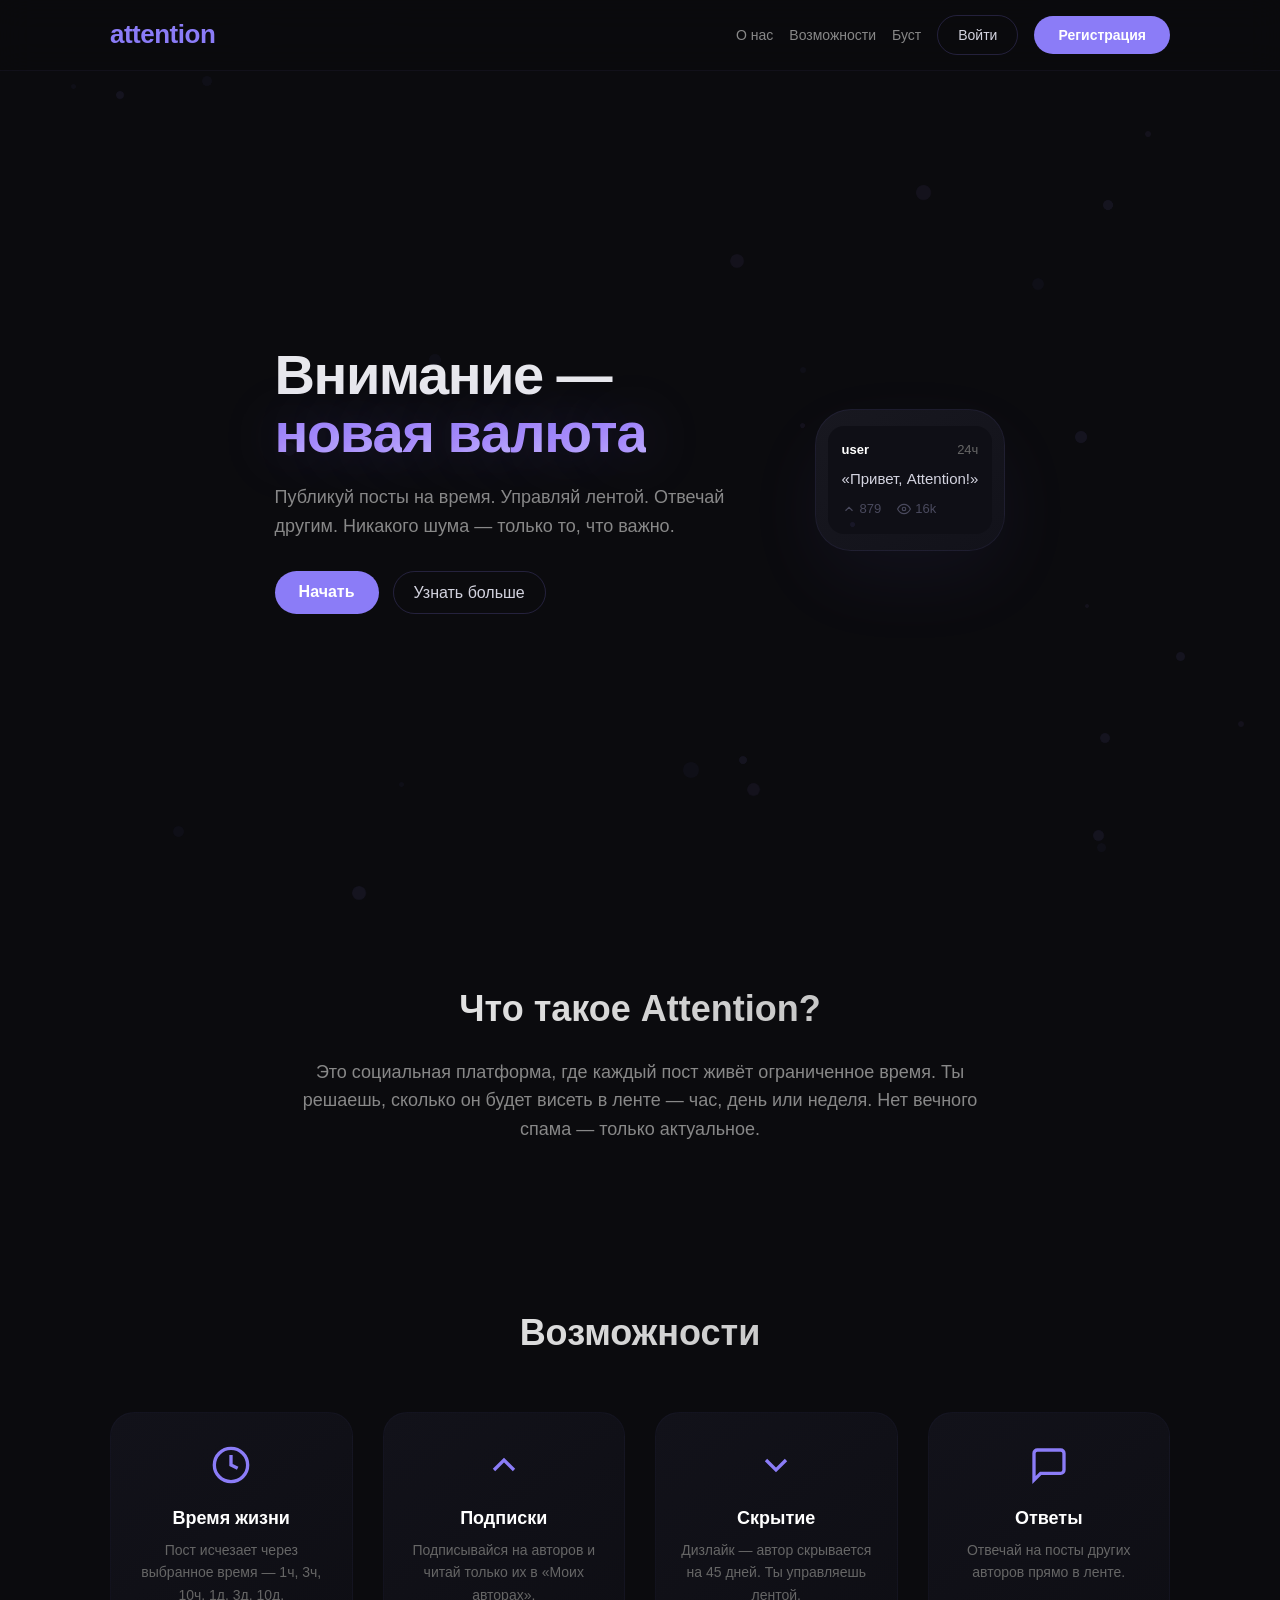
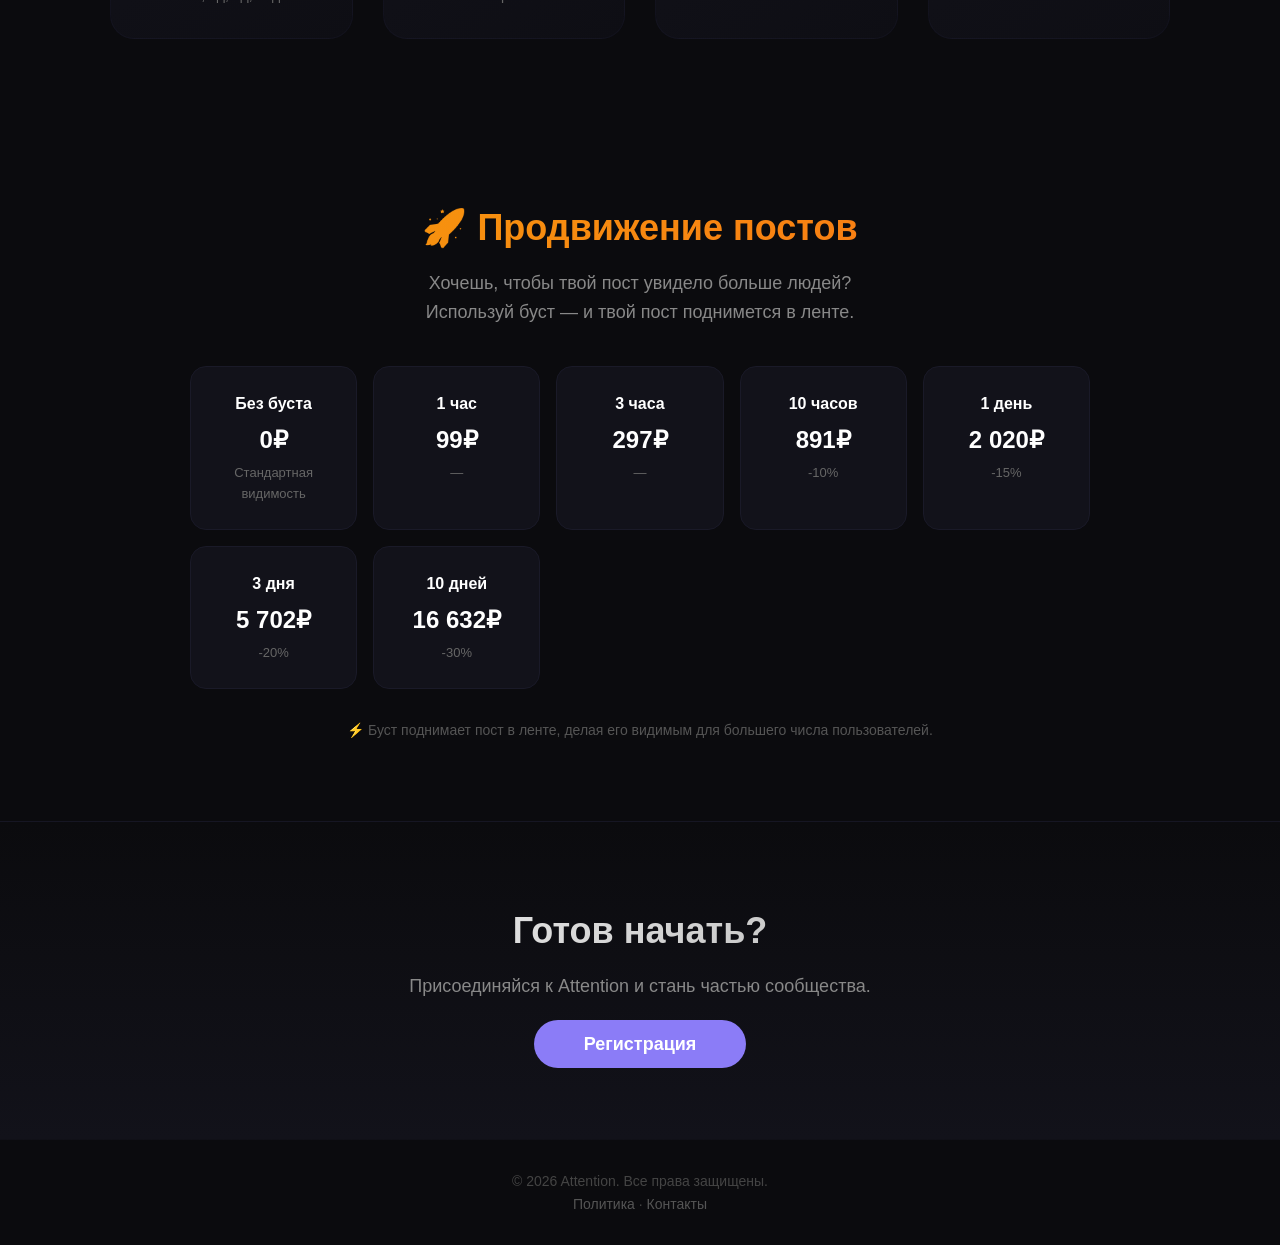
<file: index.html>
<!DOCTYPE html>
<html lang="ru">
<head>
  <meta charset="UTF-8" />
  <meta name="viewport" content="width=device-width, initial-scale=1.0"/>
  <title>Attention — новая валюта</title>
  <link rel="stylesheet" href="leading.css" />
</head>
<body>

  <header>
    <div class="container header-flex">
      <div class="logo">attention</div>
      <nav>
        <a href="#about">О нас</a>
        <a href="#features">Возможности</a>
        <a href="#boost">Буст</a>
        <a href="#cta" class="btn-outline">Войти</a>
        <a href="#cta" class="btn-primary">Регистрация</a>
      </nav>
    </div>
  </header>

  <section class="hero">
    <div class="container hero-flex">
      <div class="hero-text">
        <h1>Внимание —<br /><span>новая валюта</span></h1>
        <p>Публикуй посты на время. Управляй лентой. Отвечай другим. Никакого шума — только то, что важно.</p>
        <div class="hero-buttons">
          <a href="index.html" class="btn-primary">Начать</a>
          <a href="#features" class="btn-outline">Узнать больше</a>
        </div>
      </div>
      <div class="hero-visual">
        <div class="phone-mockup">
          <div class="mockup-post">
            <div class="mockup-header">
              <span class="mockup-name">user</span>
              <span class="mockup-time">24ч</span>
            </div>
            <div class="mockup-text">«Привет, Attention!»</div>
            <div class="mockup-stats">
              <span class="stat-item">
                <svg width="16" height="16" viewBox="0 0 24 24" fill="none" stroke="currentColor" stroke-width="2"><polyline points="18 15 12 9 6 15" /></svg>
                879
              </span>
              <span class="stat-item">
                <svg width="16" height="16" viewBox="0 0 24 24" fill="none" stroke="currentColor" stroke-width="2"><path d="M1 12s4-8 11-8 11 8 11 8-4 8-11 8-11-8-11-8z" /><circle cx="12" cy="12" r="3" /></svg>
                16k
              </span>
            </div>
          </div>
        </div>
      </div>
    </div>
  </section>

  <section id="about" class="about">
    <div class="container">
      <h2>Что такое Attention?</h2>
      <p>Это социальная платформа, где каждый пост живёт ограниченное время. Ты решаешь, сколько он будет висеть в ленте — час, день или неделя. Нет вечного спама — только актуальное.</p>
    </div>
  </section>

  <section id="features" class="features">
    <div class="container">
      <h2>Возможности</h2>
      <div class="feature-grid">
        <div class="feature-card">
          <div class="feature-icon"><svg width="40" height="40" viewBox="0 0 24 24" fill="none" stroke="currentColor" stroke-width="2"><circle cx="12" cy="12" r="10" /><polyline points="12 6 12 12 16 14" /></svg></div>
          <h3>Время жизни</h3>
          <p>Пост исчезает через выбранное время — 1ч, 3ч, 10ч, 1д, 3д, 10д.</p>
        </div>
        <div class="feature-card">
          <div class="feature-icon"><svg width="40" height="40" viewBox="0 0 24 24" fill="none" stroke="currentColor" stroke-width="2"><polyline points="18 15 12 9 6 15" /></svg></div>
          <h3>Подписки</h3>
          <p>Подписывайся на авторов и читай только их в «Моих авторах».</p>
        </div>
        <div class="feature-card">
          <div class="feature-icon"><svg width="40" height="40" viewBox="0 0 24 24" fill="none" stroke="currentColor" stroke-width="2"><polyline points="6 9 12 15 18 9" /></svg></div>
          <h3>Скрытие</h3>
          <p>Дизлайк — автор скрывается на 45 дней. Ты управляешь лентой.</p>
        </div>
        <div class="feature-card">
          <div class="feature-icon"><svg width="40" height="40" viewBox="0 0 24 24" fill="none" stroke="currentColor" stroke-width="2"><path d="M21 15a2 2 0 0 1-2 2H7l-4 4V5a2 2 0 0 1 2-2h14a2 2 0 0 1 2 2z" /></svg></div>
          <h3>Ответы</h3>
          <p>Отвечай на посты других авторов прямо в ленте.</p>
        </div>
      </div>
    </div>
  </section>

  <section id="boost" class="boost">
    <div class="container">
      <h2>🚀 Продвижение постов</h2>
      <p class="boost-subtitle">Хочешь, чтобы твой пост увидело больше людей?<br>Используй буст — и твой пост поднимется в ленте.</p>

      <div class="boost-plans">
        <div class="boost-plan"><div class="boost-plan-header">Без буста</div><div class="boost-plan-price">0₽</div><div class="boost-plan-desc">Стандартная видимость</div></div>
        <div class="boost-plan"><div class="boost-plan-header">1 час</div><div class="boost-plan-price">99₽</div><div class="boost-plan-desc">—</div></div>
        <div class="boost-plan"><div class="boost-plan-header">3 часа</div><div class="boost-plan-price">297₽</div><div class="boost-plan-desc">—</div></div>
        <div class="boost-plan popular"><div class="boost-plan-header">10 часов</div><div class="boost-plan-price">891₽</div><div class="boost-plan-desc">-10%</div></div>
        <div class="boost-plan"><div class="boost-plan-header">1 день</div><div class="boost-plan-price">2 020₽</div><div class="boost-plan-desc">-15%</div></div>
        <div class="boost-plan"><div class="boost-plan-header">3 дня</div><div class="boost-plan-price">5 702₽</div><div class="boost-plan-desc">-20%</div></div>
        <div class="boost-plan"><div class="boost-plan-header">10 дней</div><div class="boost-plan-price">16 632₽</div><div class="boost-plan-desc">-30%</div></div>
      </div>

      <p class="boost-note">⚡ Буст поднимает пост в ленте, делая его видимым для большего числа пользователей.</p>
    </div>
  </section>

  <section id="cta" class="cta">
    <div class="container">
      <h2>Готов начать?</h2>
      <p>Присоединяйся к Attention и стань частью сообщества.</p>
      <a href="index.html" class="btn-primary">Регистрация</a>
    </div>
  </section>

  <footer>
    <div class="container">
      <p>&copy; 2026 Attention. Все права защищены.</p>
      <p><a href="#">Политика</a> · <a href="#">Контакты</a></p>
    </div>
  </footer>

</body>
<script>
document.addEventListener('DOMContentLoaded', function() {

   
  const heroSpan = document.querySelector('.hero-text h1 span');
  if (heroSpan) {
    const originalText = heroSpan.textContent;
    heroSpan.textContent = '';
    
    let charIndex = 0;
    
    function typeText() {
      if (charIndex < originalText.length) {
        const char = originalText.charAt(charIndex);
        const span = document.createElement('span');
        
        
        if (char === ' ') {
          span.textContent = ' ';
          span.style.display = 'inline';
          span.style.opacity = '1';
          heroSpan.appendChild(span);
          charIndex++;
          setTimeout(typeText, 40);
          return;
        }
        
        span.textContent = char;
        span.style.display = 'inline-block';
        span.style.opacity = '0';
        span.style.transform = 'translateY(12px) scale(0.8)';
        span.style.transition = 'all 0.15s cubic-bezier(0.34, 1.56, 0.64, 1)';
        heroSpan.appendChild(span);
        
        requestAnimationFrame(() => {
          span.style.opacity = '1';
          span.style.transform = 'translateY(0) scale(1)';
        });
        
        charIndex++;
        setTimeout(typeText, 50 + Math.random() * 40);
      } else {
        heroSpan.style.transition = 'text-shadow 0.8s ease';
        heroSpan.style.textShadow = '0 0 60px rgba(139, 124, 247, 0.3), 0 0 120px rgba(139, 124, 247, 0.08)';
      }
    }
    
    setTimeout(typeText, 400);
  }


  const blocks = document.querySelectorAll('.feature-card, .about, .cta, .boost');

  function checkVisibility() {
    blocks.forEach(block => {
      const rect = block.getBoundingClientRect();
      if (rect.top < window.innerHeight - 60) {
        block.classList.add('show');
      }
    });
  }

  checkVisibility();
  window.addEventListener('scroll', checkVisibility);

 
  document.querySelectorAll('nav a, .hero-buttons a').forEach(link => {
    link.addEventListener('click', function(e) {
      const targetId = this.getAttribute('href');
      if (targetId && targetId.startsWith('#')) {
        e.preventDefault();
        const target = document.querySelector(targetId);
        if (target) {
          target.scrollIntoView({ behavior: 'smooth' });
        }
      }
    });
  });

 
  const particlesContainer = document.createElement('div');
  particlesContainer.style.cssText = `
    position: fixed;
    top: 0;
    left: 0;
    width: 100%;
    height: 100%;
    pointer-events: none;
    z-index: 0;
    overflow: hidden;
  `;
  document.body.prepend(particlesContainer);

  const colors = ['rgba(139, 124, 247, 0.08)', 'rgba(167, 139, 250, 0.06)', 'rgba(139, 124, 247, 0.04)'];
  
  for (let i = 0; i < 30; i++) {
    const circle = document.createElement('div');
    const size = 4 + Math.random() * 12;
    const x = Math.random() * 100;
    const y = Math.random() * 100;
    const duration = 15 + Math.random() * 30;
    const delay = Math.random() * 20;
    const color = colors[Math.floor(Math.random() * colors.length)];
    
    circle.style.cssText = `
      position: absolute;
      left: ${x}%;
      top: ${y}%;
      width: ${size}px;
      height: ${size}px;
      background: ${color};
      border-radius: 50%;
      animation: floatCircle_${i} ${duration}s ease-in-out ${delay}s infinite alternate;
      will-change: transform, opacity;
    `;
    
    particlesContainer.appendChild(circle);
    
    const moveX = (Math.random() - 0.5) * 150;
    const moveY = (Math.random() - 0.5) * 150;
    const scale = 1 + Math.random() * 1.5;
    
    const styleSheet = document.createElement('style');
    styleSheet.textContent = `
      @keyframes floatCircle_${i} {
        0% { transform: translate(0, 0) scale(1); opacity: 0.2; }
        100% { transform: translate(${moveX}px, ${moveY}px) scale(${scale}); opacity: 0.7; }
      }
    `;
    document.head.appendChild(styleSheet);
  }

});
</script>

</html>
</file>
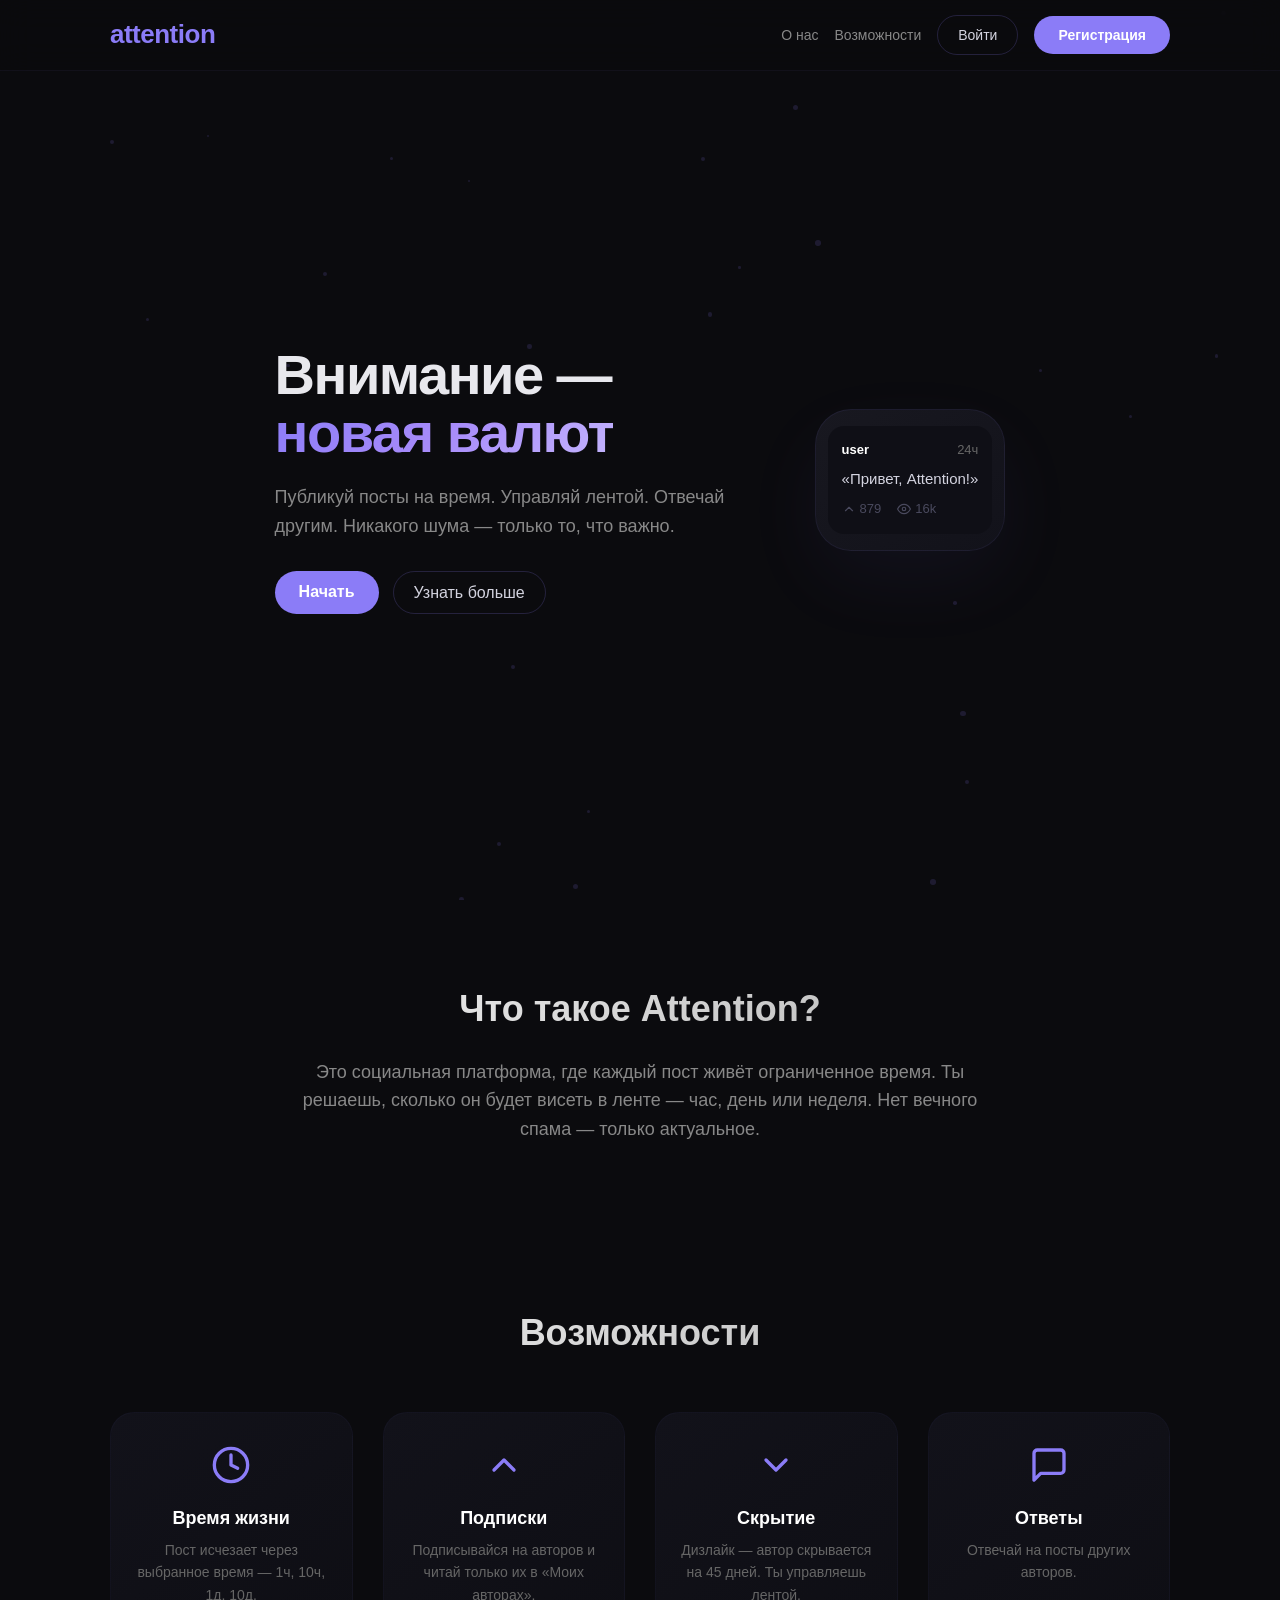
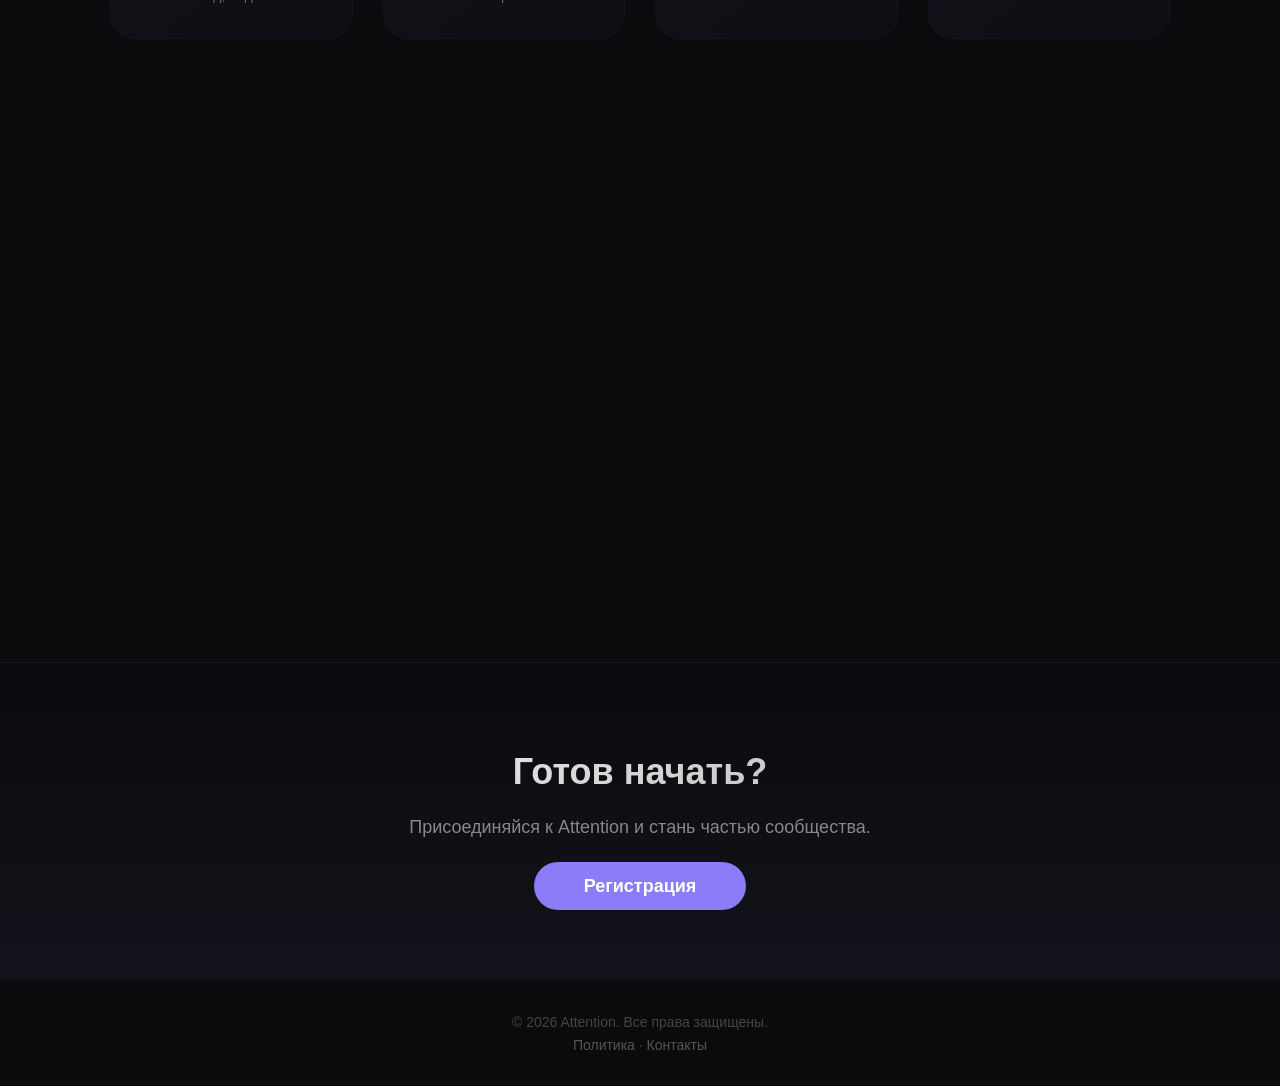
<file: leading.html>
<!DOCTYPE html>
<html lang="ru">
<head>
  <meta charset="UTF-8" />
  <meta name="viewport" content="width=device-width, initial-scale=1.0"/>
  <title>Attention — новая валюта</title>
  <link rel="stylesheet" href="leading.css" />
</head>
<body>

  <!-- ===== ШАПКА ===== -->
  <header>
    <div class="container header-flex">
      <div class="logo">attention</div>
      <nav>
        <a href="#about">О нас</a>
        <a href="#features">Возможности</a>
        <a href="#cta" class="btn-outline">Войти</a>
        <a href="#cta" class="btn-primary">Регистрация</a>
      </nav>
    </div>
  </header>

  <!-- ===== ГЕРОЙ ===== -->
  <section class="hero">
    <div class="container hero-flex">
      <div class="hero-text">
        <h1>Внимание —<br /><span>новая валюта</span></h1>
        <p>
          Публикуй посты на время. Управляй лентой. Отвечай другим.
          Никакого шума — только то, что важно.
        </p>
        <div class="hero-buttons">
          <a href="index.html" class="btn-primary">Начать</a>
          <a href="#features" class="btn-outline">Узнать больше</a>
        </div>
      </div>
      <div class="hero-visual">
        <div class="phone-mockup">
          <div class="mockup-post">
            <div class="mockup-header">
              <span class="mockup-name">user</span>
              <span class="mockup-time">24ч</span>
            </div>
            <div class="mockup-text">«Привет, Attention!»</div>
            <div class="mockup-stats">
              <span class="stat-item">
                <svg width="16" height="16" viewBox="0 0 24 24" fill="none" stroke="currentColor" stroke-width="2" stroke-linecap="round" stroke-linejoin="round">
                  <polyline points="18 15 12 9 6 15" />
                </svg>
                879
              </span>
              <span class="stat-item">
                <svg width="16" height="16" viewBox="0 0 24 24" fill="none" stroke="currentColor" stroke-width="2" stroke-linecap="round" stroke-linejoin="round">
                  <path d="M1 12s4-8 11-8 11 8 11 8-4 8-11 8-11-8-11-8z" />
                  <circle cx="12" cy="12" r="3" />
                </svg>
                16k
              </span>
            </div>
          </div>
        </div>
      </div>
    </div>
  </section>

  <!-- ===== О ПЛАТФОРМЕ ===== -->
  <section id="about" class="about">
    <div class="container">
      <h2>Что такое Attention?</h2>
      <p>
        Это социальная платформа, где каждый пост живёт ограниченное время.
        Ты решаешь, сколько он будет висеть в ленте — час, день или неделя.
        Нет вечного спама — только актуальное.
      </p>
    </div>
  </section>

  <!-- ===== ВОЗМОЖНОСТИ ===== -->
  <section id="features" class="features">
    <div class="container">
      <h2>Возможности</h2>
      <div class="feature-grid">
        <div class="feature-card">
          <div class="feature-icon">
            <svg width="40" height="40" viewBox="0 0 24 24" fill="none" stroke="currentColor" stroke-width="2" stroke-linecap="round" stroke-linejoin="round">
              <circle cx="12" cy="12" r="10" />
              <polyline points="12 6 12 12 16 14" />
            </svg>
          </div>
          <h3>Время жизни</h3>
          <p>Пост исчезает через выбранное время — 1ч, 10ч, 1д, 10д.</p>
        </div>
        <div class="feature-card">
          <div class="feature-icon">
            <svg width="40" height="40" viewBox="0 0 24 24" fill="none" stroke="currentColor" stroke-width="2" stroke-linecap="round" stroke-linejoin="round">
              <polyline points="18 15 12 9 6 15" />
            </svg>
          </div>
          <h3>Подписки</h3>
          <p>Подписывайся на авторов и читай только их в «Моих авторах».</p>
        </div>
        <div class="feature-card">
          <div class="feature-icon">
            <svg width="40" height="40" viewBox="0 0 24 24" fill="none" stroke="currentColor" stroke-width="2" stroke-linecap="round" stroke-linejoin="round">
              <polyline points="6 9 12 15 18 9" />
            </svg>
          </div>
          <h3>Скрытие</h3>
          <p>Дизлайк — автор скрывается на 45 дней. Ты управляешь лентой.</p>
        </div>
        <div class="feature-card">
          <div class="feature-icon">
            <svg width="40" height="40" viewBox="0 0 24 24" fill="none" stroke="currentColor" stroke-width="2" stroke-linecap="round" stroke-linejoin="round">
              <path d="M21 15a2 2 0 0 1-2 2H7l-4 4V5a2 2 0 0 1 2-2h14a2 2 0 0 1 2 2z" />
            </svg>
          </div>
          <h3>Ответы</h3>
          <p>Отвечай на посты других авторов.</p>
        </div>
      </div>
    </div>
  </section>
  <!-- ===== БУСТ ===== -->
<section id="boost" class="boost">
  <div class="container">
    <h2>🚀 Продвижение постов</h2>
    <p class="boost-subtitle">
      Хочешь, чтобы твой пост увидело больше людей?<br>
      Используй буст — и твой пост поднимется в ленте.
    </p>

    <div class="boost-plans">
      <div class="boost-plan">
        <div class="boost-plan-header">Без буста</div>
        <div class="boost-plan-price">0₽</div>
        <div class="boost-plan-desc">Стандартная видимость</div>
      </div>

      <div class="boost-plan popular">
        <div class="boost-plan-header">10 часов</div>
        <div class="boost-plan-price">891₽</div>
        <div class="boost-plan-desc">-10%</div>
      </div>

      <div class="boost-plan">
        <div class="boost-plan-header">1 день</div>
        <div class="boost-plan-price">2 020₽</div>
        <div class="boost-plan-desc">-15%</div>
      </div>

      <div class="boost-plan">
        <div class="boost-plan-header">3 дня</div>
        <div class="boost-plan-price">5 702₽</div>
        <div class="boost-plan-desc">-20%</div>
      </div>

      <div class="boost-plan">
        <div class="boost-plan-header">10 дней</div>
        <div class="boost-plan-price">16 632₽</div>
        <div class="boost-plan-desc">-30%</div>
      </div>
    </div>

    <p class="boost-note">
      ⚡ Буст поднимает пост в ленте, делая его видимым для большего числа пользователей.
    </p>
  </div>
</section>

  <!-- ===== ПРИЗЫВ ===== -->
  <section id="cta" class="cta">
    <div class="container">
      <h2>Готов начать?</h2>
      <p>Присоединяйся к Attention и стань частью сообщества.</p>
      <a href="index.html" class="btn-primary">Регистрация</a>
    </div>
  </section>

  <!-- ===== ПОДВАЛ ===== -->
  <footer>
    <div class="container">
      <p>&copy; 2026 Attention. Все права защищены.</p>
      <p>
        <a href="#">Политика</a> · <a href="#">Контакты</a>
      </p>
    </div>
  </footer>

</body>
<script>
// ============================================
//   ATTENTION — ПРЕМИУМ АНИМАЦИИ НА JS
//   Плавно, интерактивно, с душой
// ============================================

document.addEventListener('DOMContentLoaded', function() {

  // ===== 1. ПАРАЛЛАКС ДЛЯ ГЕРОЯ =====
  const hero = document.querySelector('.hero');
  const phone = document.querySelector('.phone-mockup');
  const heroText = document.querySelector('.hero-text');

  window.addEventListener('mousemove', function(e) {
    const x = (e.clientX / window.innerWidth - 0.5) * 10;
    const y = (e.clientY / window.innerHeight - 0.5) * 10;
    
    if (phone) {
      phone.style.transform = `translate(${x * -0.5}px, ${y * -0.5}px) rotate(${x * 0.05}deg)`;
    }
    if (heroText) {
      heroText.style.transform = `translate(${x * 0.3}px, ${y * 0.3}px)`;
    }
  });

  // ===== 2. ПОЯВЛЕНИЕ БЛОКОВ ПРИ СКРОЛЛЕ =====
  const animatedElements = document.querySelectorAll('.feature-card, .about, .cta');

  function checkVisibility() {
    animatedElements.forEach(el => {
      const rect = el.getBoundingClientRect();
      const windowHeight = window.innerHeight;
      
      if (rect.top < windowHeight - 80) {
        el.classList.add('visible');
        // Добавляем эффект при появлении
        el.style.opacity = '1';
        el.style.transform = 'translateY(0) scale(1)';
      }
    });
  }

  // Инициализация: скрываем элементы
  animatedElements.forEach(el => {
    el.style.opacity = '0';
    el.style.transform = 'translateY(60px) scale(0.95)';
    el.style.transition = 'all 0.8s cubic-bezier(0.23, 1, 0.32, 1)';
  });

  // Задержка для карточек
  document.querySelectorAll('.feature-card').forEach((el, i) => {
    el.style.transitionDelay = (i * 0.1) + 's';
  });

  window.addEventListener('scroll', checkVisibility);
  window.addEventListener('load', checkVisibility);

  // ===== 3. ТИПАНИЕ ТЕКСТА В ГЕРОЕ =====
  const heroH1 = document.querySelector('.hero-text h1 span');
  if (heroH1) {
    const text = heroH1.textContent;
    heroH1.textContent = '';
    let i = 0;
    
    function typeText() {
      if (i < text.length) {
        heroH1.textContent += text.charAt(i);
        i++;
        setTimeout(typeText, 60 + Math.random() * 40);
      }
    }
    
    // Запускаем через 500 мс после загрузки
    setTimeout(typeText, 500);
  }

  // ===== 4. ПАРЯЩИЕ ЧАСТИЦЫ НА ФОНЕ =====
  const particlesContainer = document.createElement('div');
  particlesContainer.style.cssText = `
    position: fixed;
    inset: 0;
    pointer-events: none;
    z-index: 0;
    overflow: hidden;
  `;
  document.body.prepend(particlesContainer);

  for (let i = 0; i < 30; i++) {
    const particle = document.createElement('div');
    const size = 2 + Math.random() * 4;
    const x = Math.random() * 100;
    const y = Math.random() * 100;
    const duration = 15 + Math.random() * 25;
    const delay = Math.random() * 20;
    
    particle.style.cssText = `
      position: absolute;
      left: ${x}%;
      top: ${y}%;
      width: ${size}px;
      height: ${size}px;
      background: rgba(139, 124, 247, 0.15);
      border-radius: 50%;
      animation: floatParticle ${duration}s ease-in-out ${delay}s infinite alternate;
    `;
    
    particlesContainer.appendChild(particle);
  }

  // Добавляем ключевые кадры для частиц через JS
  const styleSheet = document.createElement('style');
  styleSheet.textContent = `
    @keyframes floatParticle {
      0% { transform: translate(0, 0) scale(1); opacity: 0.2; }
      100% { transform: translate(${Math.random() * 100 - 50}px, ${Math.random() * 100 - 50}px) scale(1.5); opacity: 0.8; }
    }
  `;
  document.head.appendChild(styleSheet);

  // ===== 5. СЧЁТЧИК В МОКАПЕ =====
  const stats = document.querySelectorAll('.mockup-stats .stat-item');
  stats.forEach(stat => {
    const numberSpan = stat.childNodes[1]; // текст с числом
    if (numberSpan && numberSpan.nodeType === 3) {
      const target = parseInt(numberSpan.textContent.replace(/[^0-9]/g, ''));
      if (!isNaN(target)) {
        let current = 0;
        const increment = Math.ceil(target / 60);
        const interval = setInterval(() => {
          current += increment;
          if (current >= target) {
            current = target;
            clearInterval(interval);
          }
          numberSpan.textContent = current;
        }, 30);
      }
    }
  });

  // ===== 6. КНОПКА РЕГИСТРАЦИИ — ЭФФЕКТ ВОЛНЫ =====
  const ctaBtn = document.querySelector('.cta .btn-primary');
  if (ctaBtn) {
    ctaBtn.addEventListener('mouseenter', function(e) {
      const ripple = document.createElement('span');
      const rect = this.getBoundingClientRect();
      const size = Math.max(rect.width, rect.height);
      
      ripple.style.cssText = `
        position: absolute;
        width: ${size}px;
        height: ${size}px;
        border-radius: 50%;
        background: rgba(255, 255, 255, 0.1);
        left: 50%;
        top: 50%;
        transform: translate(-50%, -50%) scale(0);
        animation: rippleAnim 0.6s ease-out forwards;
        pointer-events: none;
      `;
      
      this.style.position = 'relative';
      this.style.overflow = 'hidden';
      this.appendChild(ripple);
      
      setTimeout(() => ripple.remove(), 700);
    });
  }

  // Добавляем ключевые кадры для ripple
  const rippleStyle = document.createElement('style');
  rippleStyle.textContent = `
    @keyframes rippleAnim {
      to { transform: translate(-50%, -50%) scale(2); opacity: 0; }
    }
  `;
  document.head.appendChild(rippleStyle);

  // ===== 7. ПАРАЛЛАКС ПРИ СКРОЛЛЕ =====
  window.addEventListener('scroll', function() {
    const scrolled = window.scrollY;
    const heroSection = document.querySelector('.hero');
    if (heroSection) {
      const speed = 0.3;
      heroSection.style.backgroundPositionY = scrolled * speed + 'px';
    }
  });

  // ===== 8. ПЛАВНЫЙ ХОВЕР ДЛЯ КАРТОЧЕК =====
  document.querySelectorAll('.feature-card').forEach(card => {
    card.addEventListener('mouseenter', function() {
      this.style.transition = 'all 0.4s cubic-bezier(0.23, 1, 0.32, 1)';
    });
  });

});
</script>
</html>
</file>
<file: leading.css>
* {
  margin: 0;
  padding: 0;
  box-sizing: border-box;
}

html {
  scroll-behavior: smooth;
}

body {
  font-family: -apple-system, BlinkMacSystemFont, "Segoe UI", Roboto, Helvetica, Arial, sans-serif;
  background: #0b0b0e;
  color: #e8e8ed;
  line-height: 1.6;
  overflow-x: hidden;
}

.container {
  max-width: 1100px;
  margin: 0 auto;
  padding: 0 20px;
}


header {
  position: fixed;
  top: 0;
  left: 0;
  right: 0;
  background: rgba(11, 11, 14, 0.7);
  backdrop-filter: blur(16px);
  border-bottom: 1px solid rgba(139, 124, 247, 0.06);
  z-index: 100;
  padding: 14px 0;
}

.header-flex {
  display: flex;
  justify-content: space-between;
  align-items: center;
  flex-wrap: wrap;
  gap: 10px;
}

.logo {
  font-size: 26px;
  font-weight: 800;
  color: #8b7cf7;
  letter-spacing: -0.5px;
  flex-shrink: 0;
}

nav {
  display: flex;
  align-items: center;
  gap: 16px;
  flex-wrap: wrap;
}

nav a {
  color: #888;
  text-decoration: none !important;
  font-size: 14px;
  transition: color 0.3s;
}

nav a:hover {
  color: #ffffff;
}

.btn-outline {
  border: 1px solid rgba(139, 124, 247, 0.2);
  padding: 8px 20px;
  border-radius: 30px;
  color: #d4d4e0 !important;
  text-decoration: none !important;
  transition: all 0.3s ease;
}

.btn-outline:hover {
  border-color: #8b7cf7;
  color: #8b7cf7 !important;
}

.btn-primary {
  background: #8b7cf7;
  color: #fff;
  padding: 8px 24px;
  border-radius: 30px;
  font-weight: 600;
  text-decoration: none;
  transition: all 0.3s ease;
}

.btn-primary:hover {
  background: #6d5bd0;
  transform: translateY(-3px) scale(1.04);
  box-shadow: 0 8px 30px rgba(139, 124, 247, 0.35);
}


.hero {
  padding: 140px 0 80px;
  min-height: 100vh;
  display: flex;
  align-items: center;
}

.hero-flex {
  display: flex;
  align-items: center;
  justify-content: space-between;
  gap: 40px;
}

.hero-text h1 {
  font-size: 56px;
  font-weight: 800;
  line-height: 1.05;
  letter-spacing: -1.5px;
}

.hero-text h1 span {
  background: linear-gradient(135deg, #8b7cf7, #a78bfa, #c4b5fd);
  -webkit-background-clip: text;
  -webkit-text-fill-color: transparent;
}

.hero-text p {
  font-size: 18px;
  color: #888;
  max-width: 500px;
  margin: 20px 0 30px;
}

.hero-buttons {
  display: flex;
  gap: 14px;
  flex-wrap: wrap;
}

.phone-mockup {
  background: linear-gradient(145deg, #181820, #12121a);
  border: 1px solid rgba(139, 124, 247, 0.08);
  border-radius: 36px;
  padding: 16px 12px;
  max-width: 270px;
  width: 100%;
  box-shadow: 0 30px 80px rgba(139, 124, 247, 0.06);
  animation: floatPhone 5s ease-in-out infinite;
}

@keyframes floatPhone {
  0%, 100% { transform: translateY(0); }
  50% { transform: translateY(-12px); }
}

.mockup-post {
  background: #0f0f16;
  border-radius: 16px;
  padding: 14px;
}

.mockup-header {
  display: flex;
  justify-content: space-between;
  color: #666;
  font-size: 13px;
  margin-bottom: 6px;
}

.mockup-name {
  color: #fff;
  font-weight: 600;
}

.mockup-text {
  font-size: 15px;
  color: #d4d4e0;
}

.mockup-stats {
  display: flex;
  gap: 16px;
  color: #4a4a5e;
  font-size: 13px;
  margin-top: 8px;
}

.stat-item {
  display: flex;
  align-items: center;
  gap: 4px;
}

.stat-item svg {
  stroke: #4a4a5e;
  width: 14px;
  height: 14px;
}


.about {
  padding: 80px 0;
  text-align: center;
}

.about h2 {
  font-size: 36px;
  font-weight: 700;
  margin-bottom: 20px;
  background: linear-gradient(135deg, #fff, #aaa);
  -webkit-background-clip: text;
  -webkit-text-fill-color: transparent;
}

.about p {
  max-width: 700px;
  margin: 0 auto;
  color: #888;
  font-size: 18px;
}

.features {
  padding: 80px 0;
}

.features h2 {
  text-align: center;
  font-size: 36px;
  font-weight: 700;
  margin-bottom: 50px;
  background: linear-gradient(135deg, #fff, #aaa);
  -webkit-background-clip: text;
  -webkit-text-fill-color: transparent;
}

.feature-grid {
  display: grid;
  grid-template-columns: repeat(auto-fit, minmax(200px, 1fr));
  gap: 30px;
}

.feature-card {
  background: linear-gradient(145deg, #12121a, #0e0e14);
  border: 1px solid rgba(139, 124, 247, 0.04);
  border-radius: 24px;
  padding: 32px 20px;
  text-align: center;
  transition: all 0.4s ease;
}

.feature-card:hover {
  transform: translateY(-10px);
  border-color: rgba(139, 124, 247, 0.1);
  box-shadow: 0 20px 60px rgba(139, 124, 247, 0.04);
}

.feature-icon svg {
  stroke: #8b7cf7;
}

.feature-card h3 {
  font-size: 18px;
  font-weight: 600;
  color: #fff;
  margin-top: 12px;
}

.feature-card p {
  color: #666;
  font-size: 14px;
  margin-top: 6px;
}


.boost {
  padding: 80px 0;
  text-align: center;
}

.boost h2 {
  font-size: 36px;
  font-weight: 700;
  background: linear-gradient(135deg, #f59e0b, #f97316);
  -webkit-background-clip: text;
  -webkit-text-fill-color: transparent;
  margin-bottom: 12px;
}

.boost-subtitle {
  color: #888;
  font-size: 18px;
  margin-bottom: 40px;
}

.boost-plans {
  display: grid;
  grid-template-columns: repeat(auto-fit, minmax(140px, 1fr));
  gap: 16px;
  max-width: 900px;
  margin: 0 auto;
}

.boost-plan {
  background: #12121a;
  border: 1px solid #1a1a28;
  border-radius: 16px;
  padding: 24px 16px;
  text-align: center;
  transition: all 0.3s ease;
}

.boost-plan:hover {
  transform: translateY(-6px);
  border-color: #f59e0b;
  box-shadow: 0 12px 40px rgba(245, 158, 11, 0.06);
}

.boost-plan-header {
  font-size: 16px;
  font-weight: 600;
  color: #fff;
  margin-bottom: 4px;
}

.boost-plan-price {
  font-size: 24px;
  font-weight: 700;
  color: #fff;
  margin-bottom: 4px;
}

.boost-plan-desc {
  font-size: 13px;
  color: #666;
}

.boost-note {
  color: #555;
  font-size: 14px;
  margin-top: 30px;
  max-width: 600px;
  margin-left: auto;
  margin-right: auto;
}


.cta {
  padding: 80px 20px;
  text-align: center;
  background: linear-gradient(180deg, #0b0b0e, #12121a);
  border-top: 1px solid rgba(139, 124, 247, 0.04);
  border-bottom: 1px solid rgba(139, 124, 247, 0.04);
}

.cta h2 {
  font-size: 36px;
  font-weight: 700;
  background: linear-gradient(135deg, #fff, #aaa);
  -webkit-background-clip: text;
  -webkit-text-fill-color: transparent;
}

.cta p {
  color: #888;
  font-size: 18px;
  margin: 12px 0 30px;
}

.cta .btn-primary {
  padding: 14px 50px;
  font-size: 18px;
}


footer {
  padding: 30px 0;
  text-align: center;
  color: #444;
  font-size: 14px;
}

footer a {
  color: #555;
  text-decoration: none;
  transition: color 0.3s;
}

footer a:hover {
  color: #8b7cf7;
}


.about, .cta, .feature-card, .boost {
  opacity: 0;
  transform: translateY(60px) scale(0.96);
  transition: all 0.8s cubic-bezier(0.23, 1, 0.32, 1);
}

.about.visible, .cta.visible, .feature-card.visible, .boost.visible {
  opacity: 1;
  transform: translateY(0) scale(1);
}

.feature-card:nth-child(1) { transition-delay: 0.05s; }
.feature-card:nth-child(2) { transition-delay: 0.15s; }
.feature-card:nth-child(3) { transition-delay: 0.25s; }
.feature-card:nth-child(4) { transition-delay: 0.35s; }


@media (max-width: 768px) {
  header { padding: 12px 0; }
  .header-flex { flex-direction: column; align-items: center; gap: 6px; }
  .logo { font-size: 28px; }
  nav { gap: 8px; justify-content: center; }
  nav a { font-size: 12px; }
  .btn-primary, .btn-outline { padding: 6px 14px; font-size: 11px; }

  .hero { padding: 160px 0 60px; }
  .hero-flex { flex-direction: column; text-align: center; }
  .hero-text h1 { font-size: 36px; }
  .hero-text p { font-size: 16px; }
  .phone-mockup { max-width: 210px; }


  .hero-buttons {
    flex-direction: column;
    align-items: center;
    width: 100%;
  }

  .hero-buttons .btn-primary,
  .hero-buttons .btn-outline {
    width: 100%;
    max-width: 200px;
    text-align: center;
    justify-content: center;
    padding: 8px 16px;
    font-size: 14px;
  }

  .about h2, .features h2, .cta h2, .boost h2 { font-size: 28px; }
  .about p, .boost-subtitle, .cta p { font-size: 16px; }
  .feature-grid { grid-template-columns: 1fr; gap: 14px; }
  .boost-plans { grid-template-columns: repeat(auto-fit, minmax(120px, 1fr)); gap: 10px; }
}

.feature-card,
.about,
.cta,
.boost {
  opacity: 0;
  transform: translateY(30px);
  transition: opacity 0.6s ease, transform 0.6s ease;
}

.feature-card.show,
.about.show,
.cta.show,
.boost.show {
  opacity: 1;
  transform: translateY(0);
}


.feature-card:nth-child(1) { transition-delay: 0.05s; }
.feature-card:nth-child(2) { transition-delay: 0.12s; }
.feature-card:nth-child(3) { transition-delay: 0.19s; }
.feature-card:nth-child(4) { transition-delay: 0.26s; }

.hero-text h1 span {
  display: inline-block;
  position: relative;
}
</file>
